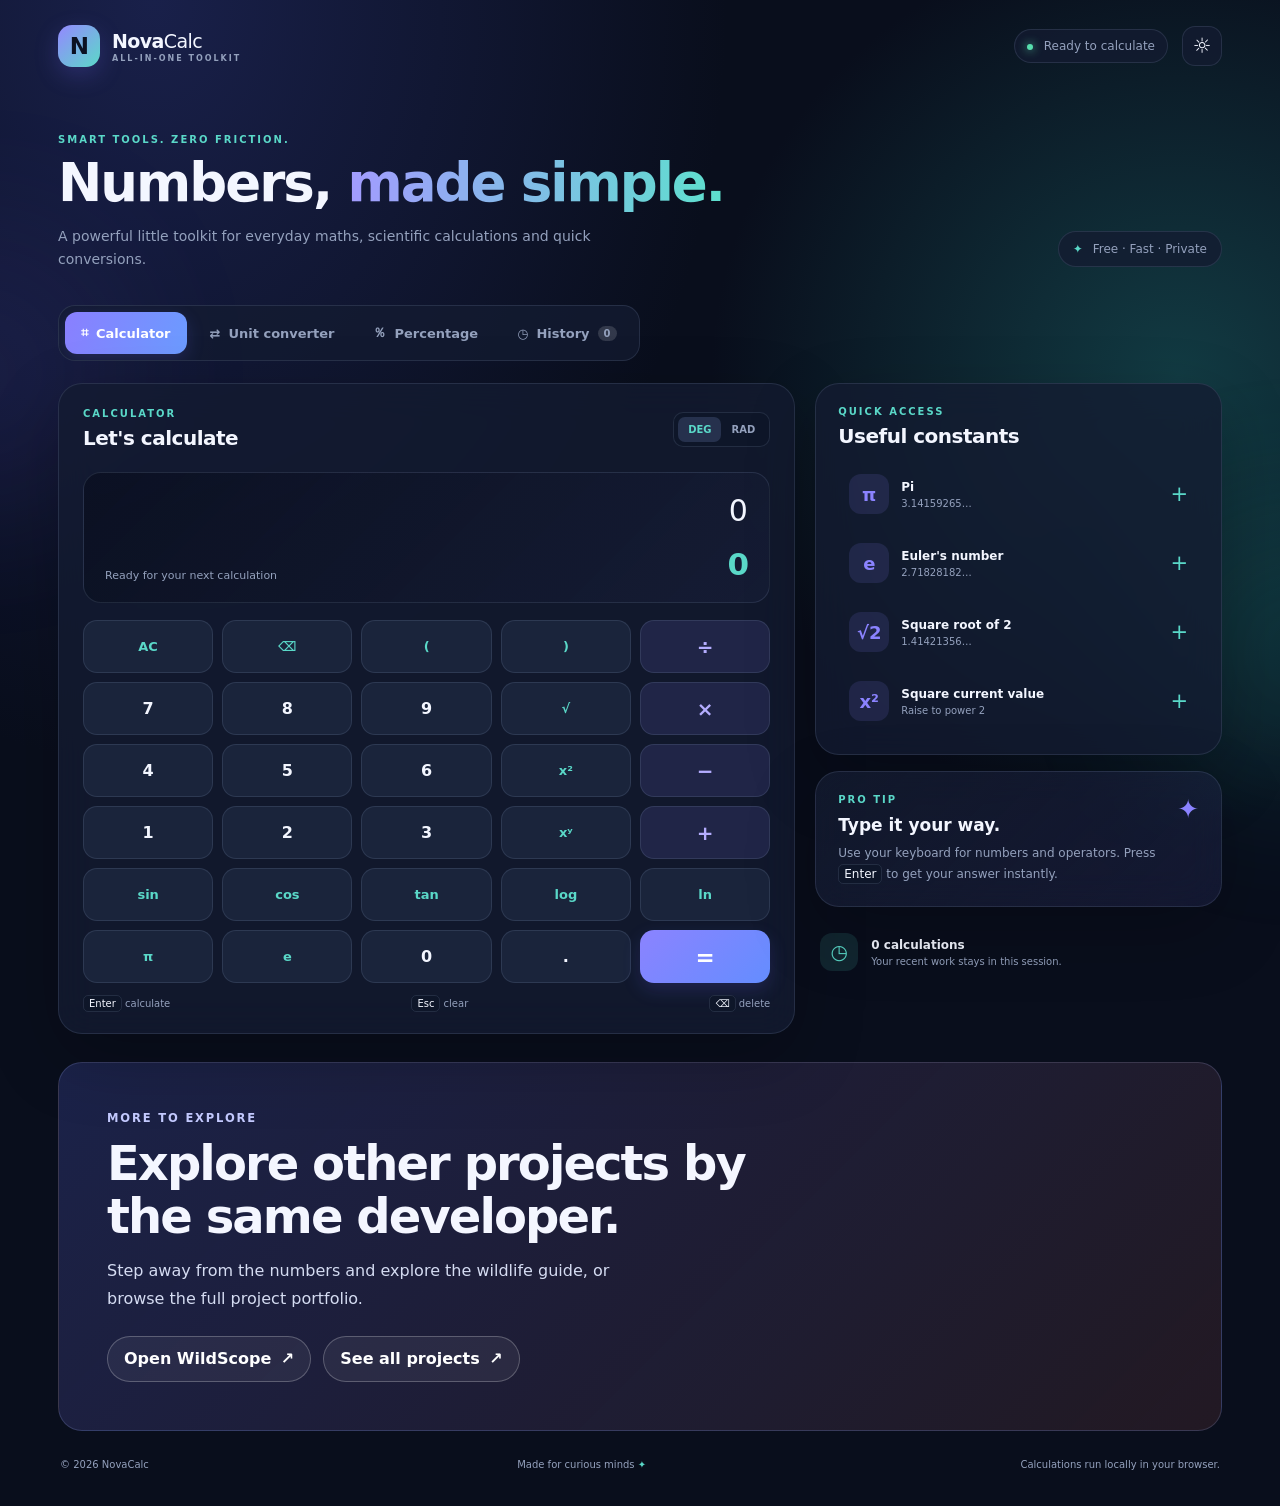
<file: index.html>
<!doctype html>
<html lang="en">
<head>
  <meta charset="utf-8">
  <meta name="viewport" content="width=device-width, initial-scale=1">
  <meta name="theme-color" content="#0b1020">
  <meta name="description" content="A polished all-in-one calculator with scientific functions, history, unit conversion and percentage tools.">
  <title>NovaCalc — All-in-One Calculator</title>
  <link rel="stylesheet" href="style.css">
  <script src="script.js" defer></script>
</head>
<body data-theme="dark">
  <div class="ambient ambient-one"></div>
  <div class="ambient ambient-two"></div>
  <header class="topbar">
    <a class="brand" href="#" aria-label="NovaCalc home">
      <span class="brand-mark">N</span>
      <span>Nova<span class="brand-light">Calc</span><small>ALL-IN-ONE TOOLKIT</small></span>
    </a>
    <div class="top-actions">
      <span class="status-pill"><span class="status-dot"></span> Ready to calculate</span>
      <button class="icon-button" id="themeToggle" aria-label="Switch to light theme" title="Switch theme">
        <span id="themeIcon">☼</span>
      </button>
    </div>
  </header>

  <main class="page-shell">
    <section class="hero">
      <div>
        <p class="eyebrow">SMART TOOLS. ZERO FRICTION.</p>
        <h1>Numbers, <span>made simple.</span></h1>
        <p class="hero-copy">A powerful little toolkit for everyday maths, scientific calculations and quick conversions.</p>
      </div>
      <div class="hero-chip"><span class="sparkle">✦</span> Free · Fast · Private</div>
    </section>

    <nav class="tabs" aria-label="Calculator tools">
      <button class="tab active" data-panel="calculator">⌗ <span>Calculator</span></button>
      <button class="tab" data-panel="converter">⇄ <span>Unit converter</span></button>
      <button class="tab" data-panel="percentage">％ <span>Percentage</span></button>
      <button class="tab" data-panel="history">◷ <span>History</span><span class="history-count" id="historyCount">0</span></button>
    </nav>

    <section class="panel active" id="calculatorPanel">
      <div class="calculator-layout">
        <article class="glass-card calculator-card">
          <div class="card-heading">
            <div><p class="eyebrow">CALCULATOR</p><h2>Let's calculate</h2></div>
            <div class="angle-switch" aria-label="Trigonometry angle mode">
              <button class="angle-option active" id="degMode">DEG</button>
              <button class="angle-option" id="radMode">RAD</button>
            </div>
          </div>
          <div class="display" aria-live="polite">
            <div class="expression" id="expression" aria-label="Expression">0</div>
            <div class="display-bottom"><span id="displayHint">Ready for your next calculation</span><output id="result">0</output></div>
          </div>
          <div class="keypad" id="keypad">
            <button class="key function" data-action="clear">AC</button>
            <button class="key function" data-action="delete" aria-label="Delete last character">⌫</button>
            <button class="key function" data-insert="(">(</button>
            <button class="key function" data-insert=")">)</button>
            <button class="key operator" data-insert="÷">÷</button>

            <button class="key" data-insert="7">7</button><button class="key" data-insert="8">8</button><button class="key" data-insert="9">9</button>
            <button class="key function" data-insert="sqrt(">√</button><button class="key operator" data-insert="×">×</button>

            <button class="key" data-insert="4">4</button><button class="key" data-insert="5">5</button><button class="key" data-insert="6">6</button>
            <button class="key function" data-insert="^2">x²</button><button class="key operator" data-insert="-">−</button>

            <button class="key" data-insert="1">1</button><button class="key" data-insert="2">2</button><button class="key" data-insert="3">3</button>
            <button class="key function" data-insert="^">xʸ</button><button class="key operator" data-insert="+">+</button>

            <button class="key function" data-insert="sin(">sin</button><button class="key function" data-insert="cos(">cos</button>
            <button class="key function" data-insert="tan(">tan</button><button class="key function" data-insert="log(">log</button>
            <button class="key function" data-insert="ln(">ln</button>

            <button class="key function" data-insert="π">π</button><button class="key function" data-insert="e">e</button>
            <button class="key" data-insert="0">0</button><button class="key" data-insert=".">.</button>
            <button class="key equals" data-action="equals">=</button>
          </div>
          <div class="calculator-footer"><span><kbd>Enter</kbd> calculate</span><span><kbd>Esc</kbd> clear</span><span><kbd>⌫</kbd> delete</span></div>
        </article>

        <aside class="side-column">
          <article class="glass-card quick-card">
            <div class="card-heading compact"><div><p class="eyebrow">QUICK ACCESS</p><h2>Useful constants</h2></div></div>
            <div class="constant-list">
              <button class="constant" data-constant="π"><span class="constant-symbol">π</span><span><b>Pi</b><small>3.14159265…</small></span><span class="constant-add">+</span></button>
              <button class="constant" data-constant="e"><span class="constant-symbol">e</span><span><b>Euler's number</b><small>2.71828182…</small></span><span class="constant-add">+</span></button>
              <button class="constant" data-constant="sqrt(2)"><span class="constant-symbol">√2</span><span><b>Square root of 2</b><small>1.41421356…</small></span><span class="constant-add">+</span></button>
              <button class="constant" data-constant="^2"><span class="constant-symbol">x²</span><span><b>Square current value</b><small>Raise to power 2</small></span><span class="constant-add">+</span></button>
            </div>
          </article>
          <article class="glass-card tip-card">
            <span class="tip-icon">✦</span><p class="eyebrow">PRO TIP</p>
            <h3>Type it your way.</h3>
            <p>Use your keyboard for numbers and operators. Press <kbd>Enter</kbd> to get your answer instantly.</p>
          </article>
          <article class="mini-stat">
            <span class="mini-stat-icon">◷</span><span><b id="miniHistoryCount">0 calculations</b><small>Your recent work stays in this session.</small></span>
          </article>
        </aside>
      </div>
    </section>

    <section class="panel" id="converterPanel">
      <article class="glass-card tool-card">
        <div class="card-heading"><div><p class="eyebrow">CONVERT WITH CONFIDENCE</p><h2>Unit converter</h2><p class="section-copy">Switch between common units in seconds.</p></div></div>
        <div class="form-grid">
          <label>Category<select id="unitCategory"><option value="length">Length</option><option value="weight">Weight / mass</option><option value="temperature">Temperature</option></select></label>
          <label>From<select id="unitFrom"></select></label>
          <label>To<select id="unitTo"></select></label>
          <label>Value<input id="unitValue" type="number" value="1" step="any" inputmode="decimal"></label>
        </div>
        <button class="primary-button" id="convertButton">Convert units <span>→</span></button>
        <div class="conversion-result"><span class="result-label">CONVERSION RESULT</span><strong id="conversionOutput">1 meter = 100 centimeters</strong><small id="conversionDetail">Enter a value and choose your units.</small></div>
      </article>
    </section>

    <section class="panel" id="percentagePanel">
      <article class="glass-card tool-card">
        <div class="card-heading"><div><p class="eyebrow">PERCENTAGE TOOLS</p><h2>Make percentages easy</h2><p class="section-copy">Discounts, changes and ratios without the mental maths.</p></div></div>
        <div class="percentage-grid">
          <section class="subtool"><span class="subtool-number">01</span><h3>Find a percentage</h3><p>What is <b>X%</b> of a number?</p><label>Percentage (%)<input id="pctRate" type="number" value="20" step="any"></label><label>Number<input id="pctNumber" type="number" value="150" step="any"></label><div class="subtool-result" id="pctResult">20% of 150 = 30</div></section>
          <section class="subtool"><span class="subtool-number">02</span><h3>Discount calculator</h3><p>Find your sale price and savings.</p><label>Original price<input id="discountPrice" type="number" value="1000" min="0" step="any"></label><label>Discount (%)<input id="discountRate" type="number" value="15" min="0" max="100" step="any"></label><div class="subtool-result" id="discountResult">Pay 850 · Save 150</div></section>
          <section class="subtool"><span class="subtool-number">03</span><h3>Percentage change</h3><p>Compare an old value to a new one.</p><label>Old value<input id="oldValue" type="number" value="80" step="any"></label><label>New value<input id="newValue" type="number" value="100" step="any"></label><div class="subtool-result" id="changeResult">25% increase</div></section>
          <section class="subtool"><span class="subtool-number">04</span><h3>Ratio calculator</h3><p>Compare two numbers as a ratio.</p><label>First value<input id="ratioA" type="number" value="12" step="any"></label><label>Second value<input id="ratioB" type="number" value="18" step="any"></label><div class="subtool-result" id="ratioResult">2 : 3</div></section>
        </div>
      </article>
    </section>

    <section class="panel" id="historyPanel">
      <article class="glass-card tool-card">
        <div class="card-heading"><div><p class="eyebrow">YOUR RECENT WORK</p><h2>Calculation history</h2><p class="section-copy">Reuse an expression or clear the list whenever you like.</p></div><button class="secondary-button" id="clearHistory">Clear history</button></div>
        <div id="historyList" class="history-list"><div class="empty-state"><span>◷</span><b>No calculations yet</b><p>Your completed calculations will appear here.</p></div></div>
      </article>
    </section>

    <style>.project-crosslink{margin:1.75rem 0 0;padding:clamp(1.5rem,5vw,3rem);border:1px solid rgba(170,190,255,.18);border-radius:24px;background:linear-gradient(135deg,rgba(98,115,255,.2),rgba(255,125,99,.1));color:#f4f6ff}.project-crosslink .crosslink-label{margin:0 0 .75rem;color:#c4caff;font-size:.72rem;font-weight:700;letter-spacing:.16em;text-transform:uppercase}.project-crosslink h2{max-width:700px;margin:0;font-size:clamp(1.8rem,4vw,3rem);line-height:1.1;letter-spacing:-.04em}.project-crosslink .crosslink-copy{max-width:560px;margin:.9rem 0 1.5rem;color:#d5dcf2;line-height:1.7}.project-crosslink .crosslink-actions{display:flex;flex-wrap:wrap;gap:.75rem}.project-crosslink .crosslink-actions a{display:inline-flex;align-items:center;gap:.6rem;min-height:46px;padding:.7rem 1rem;border:1px solid rgba(255,255,255,.24);border-radius:999px;background:rgba(255,255,255,.06);color:#fff;text-decoration:none;font-weight:700}.project-crosslink .crosslink-actions a:hover,.project-crosslink .crosslink-actions a:focus-visible{background:#fff;color:#17192b}@media(max-width:600px){.project-crosslink{border-radius:18px}.project-crosslink .crosslink-actions{align-items:stretch;flex-direction:column}.project-crosslink .crosslink-actions a{justify-content:space-between}}</style><section class="project-crosslink" aria-labelledby="crosslink-title"><p class="crosslink-label">More to explore</p><h2 id="crosslink-title">Explore other projects by the same developer.</h2><p class="crosslink-copy">Step away from the numbers and explore the wildlife guide, or browse the full project portfolio.</p><div class="crosslink-actions"><a href="https://ayushghosh20088002-web.github.io/wildscope/">Open WildScope <span aria-hidden="true">↗</span></a><a href="https://ayushghosh20088002-web.github.io/?v=c870721#work">See all projects <span aria-hidden="true">↗</span></a></div></section><footer class="footer"><span>© <span id="year"></span> NovaCalc</span><span>Made for curious minds <span class="footer-star">✦</span></span><span>Calculations run locally in your browser.</span></footer>
  </main>
  <div class="toast" id="toast" role="status" aria-live="polite"></div>
</body>
</html>
</file>
<file: style.css>
:root{color-scheme:dark;--bg:#090e1c;--panel:rgba(20,28,49,.78);--panel-solid:#121a2e;--panel-hover:rgba(42,54,83,.86);--border:rgba(163,180,221,.14);--text:#f3f6ff;--muted:#94a1bd;--accent:#8b83ff;--accent-2:#5ad8c8;--key:#1a243b;--shadow:0 24px 70px rgba(0,0,0,.22);--input:#0e1629}
*{box-sizing:border-box}html{scroll-behavior:smooth}body{margin:0;min-height:100vh;background:radial-gradient(ellipse at 12% 0%,#19204a 0,transparent 36%),radial-gradient(ellipse at 92% 25%,#123b43 0,transparent 28%),var(--bg);font-family:Inter,ui-sans-serif,system-ui,-apple-system,BlinkMacSystemFont,"Segoe UI",sans-serif;color:var(--text);transition:background .25s,color .25s;overflow-x:hidden}body[data-theme="light"]{color-scheme:light;--bg:#f1f4fb;--panel:rgba(255,255,255,.8);--panel-solid:#fff;--panel-hover:#f1f2ff;--border:rgba(56,70,110,.15);--text:#1a2440;--muted:#6c7894;--accent:#6559e8;--accent-2:#078f8b;--key:#edf0fa;--shadow:0 24px 70px rgba(49,64,113,.12);--input:#f6f7fc;background:radial-gradient(ellipse at 12% 0%,#e1e5ff 0,transparent 36%),radial-gradient(ellipse at 92% 25%,#d9f6f0 0,transparent 28%),var(--bg)}
button,input,select{font:inherit}button{cursor:pointer}button:focus-visible,input:focus-visible,select:focus-visible{outline:2px solid var(--accent);outline-offset:3px}.ambient{position:fixed;pointer-events:none;filter:blur(90px);opacity:.14;border-radius:50%;z-index:-1}.ambient-one{width:240px;height:240px;background:#7769ff;top:28%;left:-140px}.ambient-two{width:260px;height:260px;background:#2edac2;right:-150px;top:58%}.topbar{max-width:1220px;margin:auto;padding:25px 28px;display:flex;align-items:center;justify-content:space-between;gap:20px}.brand{display:flex;align-items:center;gap:12px;text-decoration:none;color:var(--text);font-weight:800;letter-spacing:-.6px;font-size:19px}.brand-mark{display:grid;place-items:center;width:42px;height:42px;border-radius:14px;background:linear-gradient(135deg,#9488ff,#5bd9c8);color:#0b1122;font-size:23px;box-shadow:0 8px 24px #766fff38}.brand-light{font-weight:500}.brand small{display:block;color:var(--muted);font-size:8px;letter-spacing:2px;margin-top:2px}.top-actions{display:flex;align-items:center;gap:14px}.status-pill{font-size:12px;color:var(--muted);border:1px solid var(--border);padding:9px 12px;border-radius:100px;background:var(--panel)}.status-dot{display:inline-block;width:6px;height:6px;border-radius:50%;background:#57dfad;margin-right:7px;box-shadow:0 0 10px #57dfad}.icon-button{width:40px;height:40px;border-radius:13px;border:1px solid var(--border);background:var(--panel);color:var(--text);font-size:21px}.page-shell{max-width:1220px;margin:auto;padding:15px 28px 28px}.hero{display:flex;align-items:flex-end;justify-content:space-between;gap:20px;margin:27px 0 34px}.eyebrow{font-size:10px;letter-spacing:2px;font-weight:800;color:var(--accent-2);margin:0 0 10px}.hero h1{font-size:clamp(34px,5vw,53px);letter-spacing:-2px;line-height:1.06;margin:0;font-weight:800}.hero h1 span{background:linear-gradient(90deg,#a39bff,#5de0cd);-webkit-background-clip:text;background-clip:text;color:transparent}.hero-copy,.section-copy{color:var(--muted);line-height:1.65;max-width:580px;font-size:14px;margin:14px 0 0}.hero-chip{white-space:nowrap;font-size:12px;color:var(--muted);padding:10px 14px;border:1px solid var(--border);background:var(--panel);border-radius:100px;margin-bottom:4px}.sparkle,.footer-star{color:var(--accent-2);margin-right:6px}.tabs{display:flex;gap:7px;padding:6px;border:1px solid var(--border);border-radius:17px;background:var(--panel);width:max-content;max-width:100%;margin-bottom:22px;overflow-x:auto}.tab{border:0;background:transparent;color:var(--muted);padding:12px 16px;border-radius:12px;font-weight:650;font-size:13px;white-space:nowrap;display:flex;align-items:center;gap:8px}.tab.active{background:linear-gradient(110deg,#8a7fff,#6b9bff);color:#fff;box-shadow:0 6px 18px #716aff30}.history-count{font-size:10px;border-radius:100px;background:#ffffff24;padding:2px 6px}.panel{display:none}.panel.active{display:block;animation:fade-in .22s ease}@keyframes fade-in{from{opacity:0;transform:translateY(5px)}to{opacity:1;transform:translateY(0)}}.calculator-layout{display:grid;grid-template-columns:minmax(0,1.45fr) minmax(270px,.8fr);gap:20px}.glass-card{border:1px solid var(--border);background:var(--panel);backdrop-filter:blur(18px);-webkit-backdrop-filter:blur(18px);border-radius:24px;box-shadow:var(--shadow)}.calculator-card{padding:24px}.card-heading{display:flex;align-items:center;justify-content:space-between;gap:16px;margin-bottom:22px}.card-heading h2{font-size:20px;letter-spacing:-.5px;margin:0}.card-heading .eyebrow{margin-bottom:7px}.angle-switch{display:flex;background:var(--input);border:1px solid var(--border);border-radius:10px;padding:4px}.angle-option{border:0;background:transparent;color:var(--muted);font-size:10px;font-weight:800;padding:7px 10px;border-radius:7px}.angle-option.active{background:var(--panel-hover);color:var(--accent-2)}.display{border:1px solid var(--border);background:linear-gradient(135deg,rgba(8,13,28,.65),rgba(28,36,65,.42));border-radius:18px;padding:20px 21px;margin-bottom:17px;min-height:125px;display:flex;flex-direction:column;justify-content:space-between;gap:18px;overflow:hidden}body[data-theme="light"] .display{background:linear-gradient(135deg,#f8f9ff,#e9edfb)}.expression{font-size:clamp(21px,3vw,30px);font-weight:500;text-align:right;overflow-wrap:anywhere;min-height:34px;letter-spacing:.3px}.display-bottom{display:flex;align-items:flex-end;justify-content:space-between;gap:12px}.display-bottom span{font-size:11px;color:var(--muted)}.display-bottom output{font-size:clamp(22px,3vw,31px);font-weight:750;letter-spacing:-.8px;color:var(--accent-2);text-align:right;overflow-wrap:anywhere}.keypad{display:grid;grid-template-columns:repeat(5,minmax(0,1fr));gap:9px}.key{border:1px solid var(--border);background:var(--key);color:var(--text);min-height:53px;border-radius:14px;font-size:16px;font-weight:650;transition:transform .12s,background .12s,border-color .12s}.key:hover{background:var(--panel-hover);transform:translateY(-1px);border-color:#8a83ff6b}.key:active{transform:scale(.97)}.key.function{color:var(--accent-2);font-size:13px}.key.operator{background:rgba(139,131,255,.13);color:#b4adff;font-size:20px}.key.equals{background:linear-gradient(135deg,#8b83ff,#648dff);color:white;border:0;font-size:23px;box-shadow:0 7px 18px #6f6aff2c}.calculator-footer{display:flex;justify-content:space-between;gap:8px;flex-wrap:wrap;margin-top:15px;color:var(--muted);font-size:10px}kbd{font:inherit;border:1px solid var(--border);border-radius:5px;padding:2px 5px;background:var(--input);color:var(--text)}.side-column{display:flex;flex-direction:column;gap:16px}.quick-card{padding:22px}.card-heading.compact{margin-bottom:15px}.constant-list{display:grid;gap:7px}.constant{display:flex;align-items:center;gap:12px;text-align:left;border:1px solid transparent;border-radius:13px;padding:10px;background:transparent;color:var(--text)}.constant:hover{background:var(--panel-hover);border-color:var(--border)}.constant-symbol{display:grid;place-items:center;width:40px;height:40px;flex-shrink:0;border-radius:12px;background:rgba(139,131,255,.13);color:var(--accent);font-size:18px;font-weight:750}.constant b,.mini-stat b{display:block;font-size:12px}.constant small,.mini-stat small{display:block;color:var(--muted);font-size:10px;margin-top:4px}.constant-add{margin-left:auto;color:var(--accent-2);font-size:21px}.tip-card{padding:22px;position:relative;overflow:hidden;background:linear-gradient(135deg,var(--panel),rgba(98,94,195,.13))}.tip-icon{float:right;font-size:26px;color:var(--accent)}.tip-card h3{font-size:17px;margin:0 0 8px}.tip-card p:last-child{color:var(--muted);font-size:12px;line-height:1.7;margin:0}.mini-stat{display:flex;align-items:center;gap:13px;padding:10px 5px}.mini-stat-icon{display:grid;place-items:center;width:38px;height:38px;border-radius:12px;background:rgba(90,216,200,.12);color:var(--accent-2);font-size:20px}.tool-card{padding:clamp(20px,4vw,32px)}.tool-card>.card-heading{margin-bottom:26px}.form-grid{display:grid;grid-template-columns:repeat(2,minmax(0,1fr));gap:18px}.form-grid label,.subtool label{display:grid;gap:8px;color:var(--muted);font-size:12px;font-weight:650}.form-grid input,.form-grid select,.subtool input{width:100%;min-width:0;border:1px solid var(--border);border-radius:11px;padding:12px 13px;background:var(--input);color:var(--text);outline:none}.primary-button,.secondary-button{border:0;border-radius:12px;padding:13px 18px;font-weight:750;font-size:13px}.primary-button{margin-top:22px;background:linear-gradient(110deg,#8b83ff,#5d9cff);color:white;box-shadow:0 8px 22px #6f6aff25}.primary-button span{margin-left:8px}.secondary-button{background:var(--key);border:1px solid var(--border);color:var(--text)}.conversion-result{margin-top:24px;padding:24px;border:1px solid var(--border);border-radius:17px;background:linear-gradient(120deg,rgba(139,131,255,.12),rgba(90,216,200,.07));display:grid;gap:9px}.result-label{font-size:10px;letter-spacing:1.8px;color:var(--accent-2);font-weight:800}.conversion-result strong{font-size:clamp(20px,3vw,28px);overflow-wrap:anywhere}.conversion-result small{font-size:12px;color:var(--muted)}.percentage-grid{display:grid;grid-template-columns:repeat(2,minmax(0,1fr));gap:15px}.subtool{border:1px solid var(--border);background:rgba(10,16,31,.18);border-radius:17px;padding:20px;display:flex;flex-direction:column;gap:13px}.subtool-number{color:var(--accent-2);font-size:10px;font-weight:800;letter-spacing:1.5px}.subtool h3{font-size:17px;margin:0}.subtool p{font-size:12px;color:var(--muted);margin:-7px 0 2px;line-height:1.6}.subtool p b{color:var(--text)}.subtool-result{padding:13px;border-radius:11px;background:rgba(90,216,200,.1);color:var(--accent-2);font-size:13px;font-weight:750;overflow-wrap:anywhere}.history-list{display:grid;gap:9px}.history-item{display:flex;align-items:center;gap:14px;padding:15px;border:1px solid var(--border);border-radius:14px;background:rgba(10,16,31,.16)}.history-item .history-symbol{display:grid;place-items:center;width:37px;height:37px;border-radius:11px;background:rgba(139,131,255,.14);color:var(--accent);flex-shrink:0}.history-details{min-width:0;flex:1}.history-expression{font-size:12px;color:var(--muted);overflow-wrap:anywhere}.history-result{font-size:17px;font-weight:750;margin-top:4px;overflow-wrap:anywhere}.history-use{border:1px solid var(--border);background:var(--key);color:var(--text);border-radius:9px;padding:8px 11px;font-size:11px}.empty-state{text-align:center;padding:50px 20px;color:var(--muted)}.empty-state span{font-size:30px;color:var(--accent);display:block;margin-bottom:12px}.empty-state b{color:var(--text);font-size:15px}.empty-state p{font-size:12px}.footer{display:flex;justify-content:space-between;align-items:center;gap:12px;flex-wrap:wrap;padding:28px 2px 8px;color:var(--muted);font-size:10px}.toast{position:fixed;bottom:24px;left:50%;transform:translate(-50%,20px);opacity:0;pointer-events:none;z-index:20;padding:12px 17px;border-radius:12px;background:var(--panel-solid);border:1px solid var(--border);box-shadow:var(--shadow);font-size:12px;transition:opacity .2s,transform .2s;max-width:calc(100% - 32px)}.toast.show{opacity:1;transform:translate(-50%,0)}@media(max-width:850px){.calculator-layout{grid-template-columns:minmax(0,1fr)}.side-column{display:grid;grid-template-columns:repeat(2,minmax(0,1fr))}.mini-stat{grid-column:1/-1}.hero{align-items:flex-start;flex-direction:column}.hero-chip{margin:0}}@media(max-width:580px){.topbar{padding:17px 16px}.status-pill{display:none}.page-shell{padding:10px 14px 22px}.hero{margin:22px 0 25px}.hero h1{letter-spacing:-1.5px}.tabs{width:100%;border-radius:14px}.tab{padding:11px 12px}.tab span:not(.history-count){font-size:12px}.calculator-card{padding:16px;border-radius:19px}.keypad{gap:6px}.key{min-height:48px;border-radius:11px}.display{padding:16px;min-height:112px}.side-column{grid-template-columns:1fr}.mini-stat{grid-column:auto}.form-grid,.percentage-grid{grid-template-columns:1fr}.card-heading{align-items:flex-start}.tool-card{padding:19px}.card-heading h2{font-size:19px}.footer{justify-content:center;text-align:center;flex-direction:column;gap:7px}}@media(prefers-reduced-motion:reduce){*,*::before,*::after{scroll-behavior:auto!important;animation:none!important;transition:none!important}}
</file>
